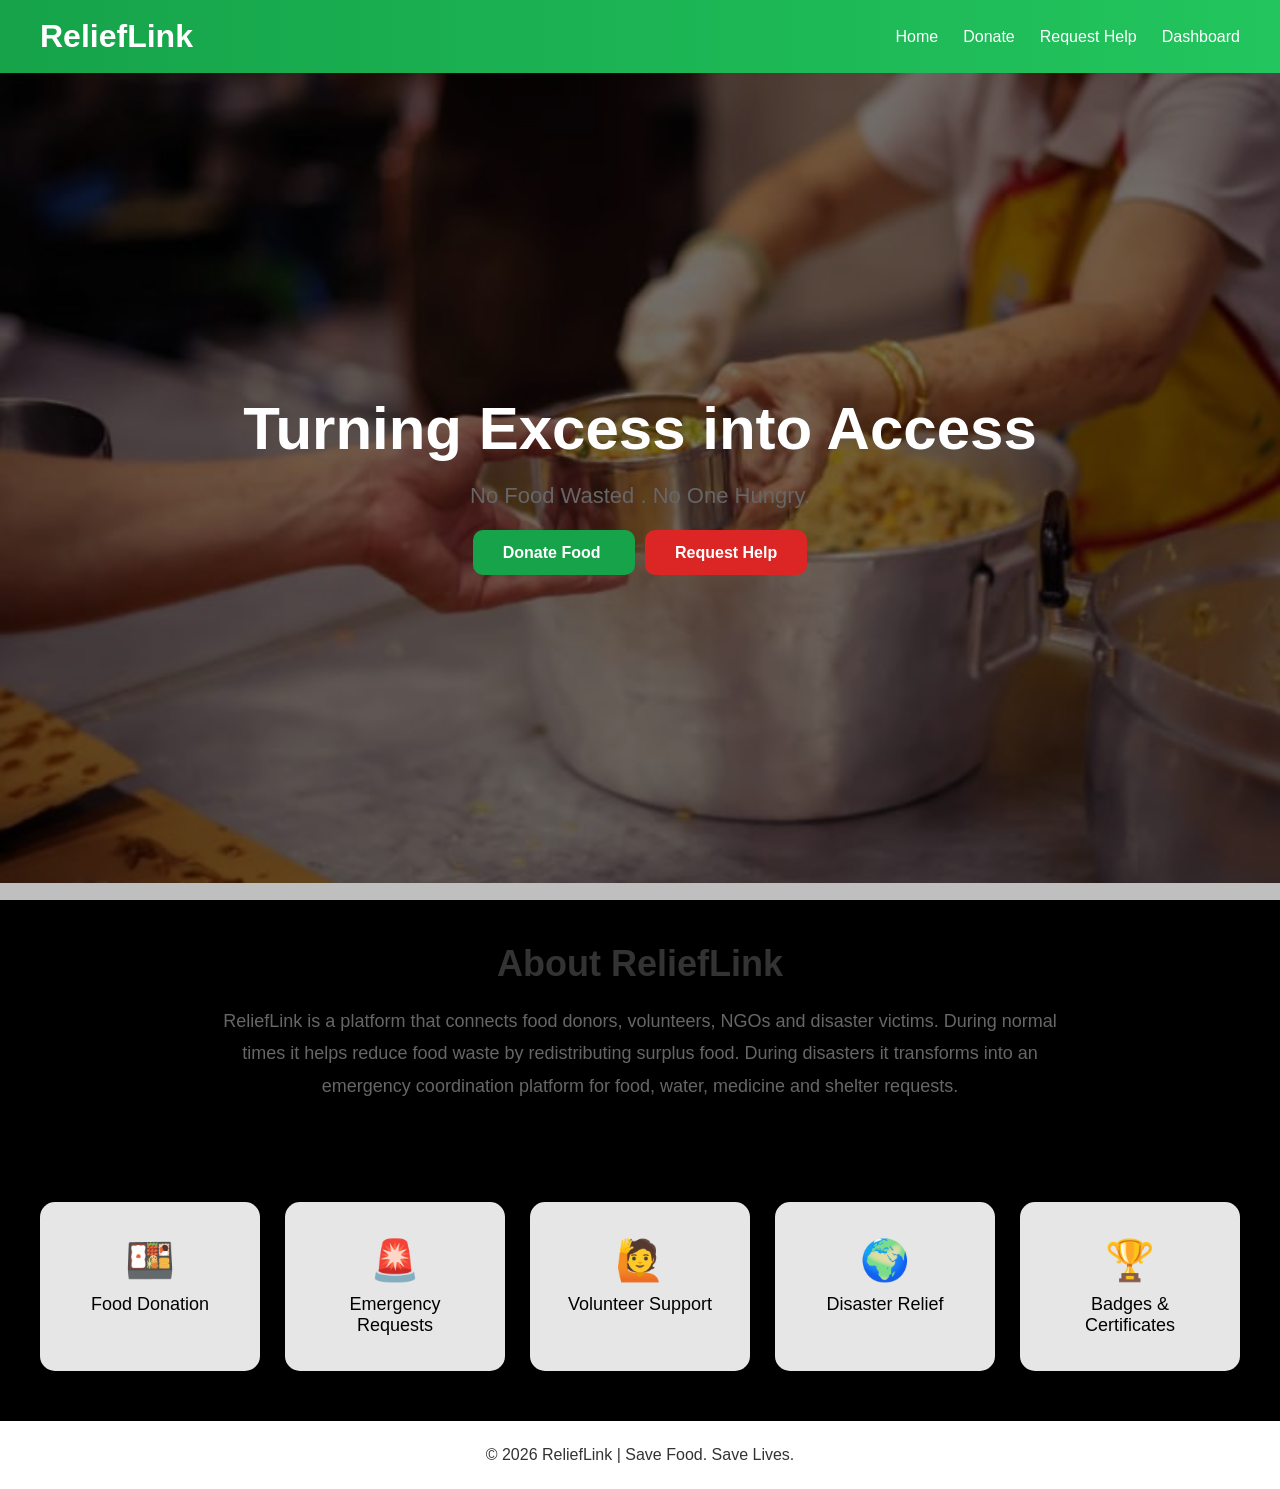
<file: index.html>
<!DOCTYPE html>
<html lang="en">

<head>
    <meta charset="UTF-8">
    <meta name="viewport" content="width=device-width, initial-scale=1.0">
    <title>ReliefLink - Turning Excess into Access</title>
    <link rel="stylesheet" href="style.css">
</head>

<body>

    <!-- NAVBAR -->

    <nav>
        <h2>ReliefLink</h2>

        <ul>
            <li><a href="index.html">Home</a></li>
            <li><a href="donate.html">Donate</a></li>
            <li><a href="request.html">Request Help</a></li>
            <li><a href="dashboard.html">Dashboard</a></li>
        </ul>
    </nav>

    <!-- HERO SECTION -->

    <section class="hero">

        <h1>Turning Excess into Access</h1>

        <p>
            No Food Wasted . No One Hungry.
        </p>

        <div class="buttons">

            <a href="donate.html" class="btn-green">
                Donate Food
            </a>

            <a href="request.html" class="btn-red">
                Request Help
            </a>

        </div>

    </section>

    <!-- ABOUT SECTION -->

    <section style="padding:60px 20px;text-align:center;max-width:900px;margin:auto;">

        <h2 style="font-size:36px;margin-bottom:20px;">
            About ReliefLink
        </h2>

        <p style="font-size:18px;color:#666;line-height:1.8;">
            ReliefLink is a platform that connects food donors,
            volunteers, NGOs and disaster victims.
            During normal times it helps reduce food waste by
            redistributing surplus food. During disasters it
            transforms into an emergency coordination platform
            for food, water, medicine and shelter requests.
        </p>

    </section>

    <!-- FEATURES -->
    <!-- STATS SECTION -->
    <section class="stats">
        <a href="donate.html" class="card feature-card">
            <h2>🍱</h2>
            <p>Food Donation</p>
        </a>
        <a href="request.html" class="card feature-card">
            <h2>🚨</h2>
            <p>Emergency Requests</p>
        </a>
        <a href="volunteer.html" class="card feature-card">
            <h2>🙋</h2>
            <p>Volunteer Support</p>
        </a>
        <a href="disaster.html" class="card feature-card">
            <h2>🌍</h2>
            <p>Disaster Relief</p>
        </a>
        <a href="badges.html" class="card feature-card">
            <h2>🏆</h2>
            <p>Badges & Certificates</p>
        </a>
    </section>
    <!-- FOOTER -->

    <footer>
        <p>
            ©️ 2026 ReliefLink | Save Food. Save Lives.
        </p>
    </footer>

</body>

</html>
</file>
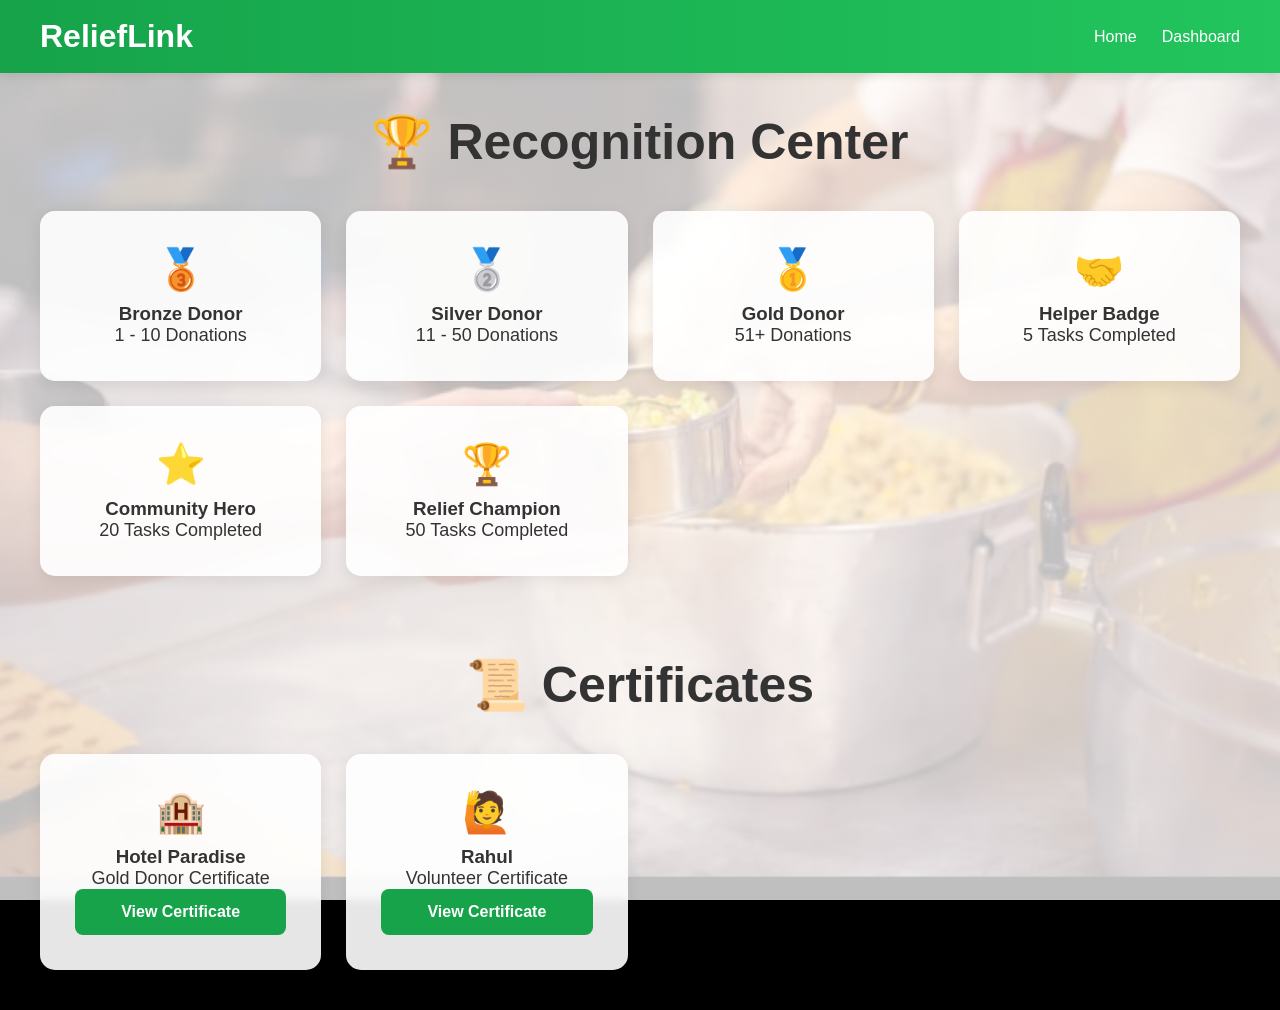
<file: badges.html>
<!DOCTYPE html>
<html lang="en">

<head>
    <meta charset="UTF-8">
    <meta name="viewport" content="width=device-width, initial-scale=1.0">
    <title>Badges & Certificates</title>
    <link rel="stylesheet" href="style.css">
</head>

<body>

    <nav>
        <h2>ReliefLink</h2>

        <ul>
            <li><a href="index.html">Home</a></li>
            <li><a href="dashboard.html">Dashboard</a></li>
        </ul>
    </nav>

    <h1 class="dashboard-title">
        🏆 Recognition Center
    </h1>

    <div class="dashboard">

        <!-- Donor Badge -->

        <div class="card">
            <h2>🥉</h2>
            <h3>Bronze Donor</h3>
            <p>1 - 10 Donations</p>
        </div>

        <div class="card">
            <h2>🥈</h2>
            <h3>Silver Donor</h3>
            <p>11 - 50 Donations</p>
        </div>

        <div class="card">
            <h2>🥇</h2>
            <h3>Gold Donor</h3>
            <p>51+ Donations</p>
        </div>

        <!-- Volunteer Badge -->

        <div class="card">
            <h2>🤝</h2>
            <h3>Helper Badge</h3>
            <p>5 Tasks Completed</p>
        </div>

        <div class="card">
            <h2>⭐</h2>
            <h3>Community Hero</h3>
            <p>20 Tasks Completed</p>
        </div>

        <div class="card">
            <h2>🏆</h2>
            <h3>Relief Champion</h3>
            <p>50 Tasks Completed</p>
        </div>

    </div>

    <h1 class="dashboard-title">
        📜 Certificates
    </h1>

    <div class="dashboard">

        <div class="card">
            <h2>🏨</h2>
            <h3>Hotel Paradise</h3>
            <p>Gold Donor Certificate</p>

            <button onclick="alert('Certificate Generated!')">
                View Certificate
            </button>
        </div>

        <div class="card">
            <h2>🙋</h2>
            <h3>Rahul</h3>
            <p>Volunteer Certificate</p>

            <button onclick="alert('Certificate Generated!')">
                View Certificate
            </button>
        </div>

    </div>

</body>

</html>
</file>
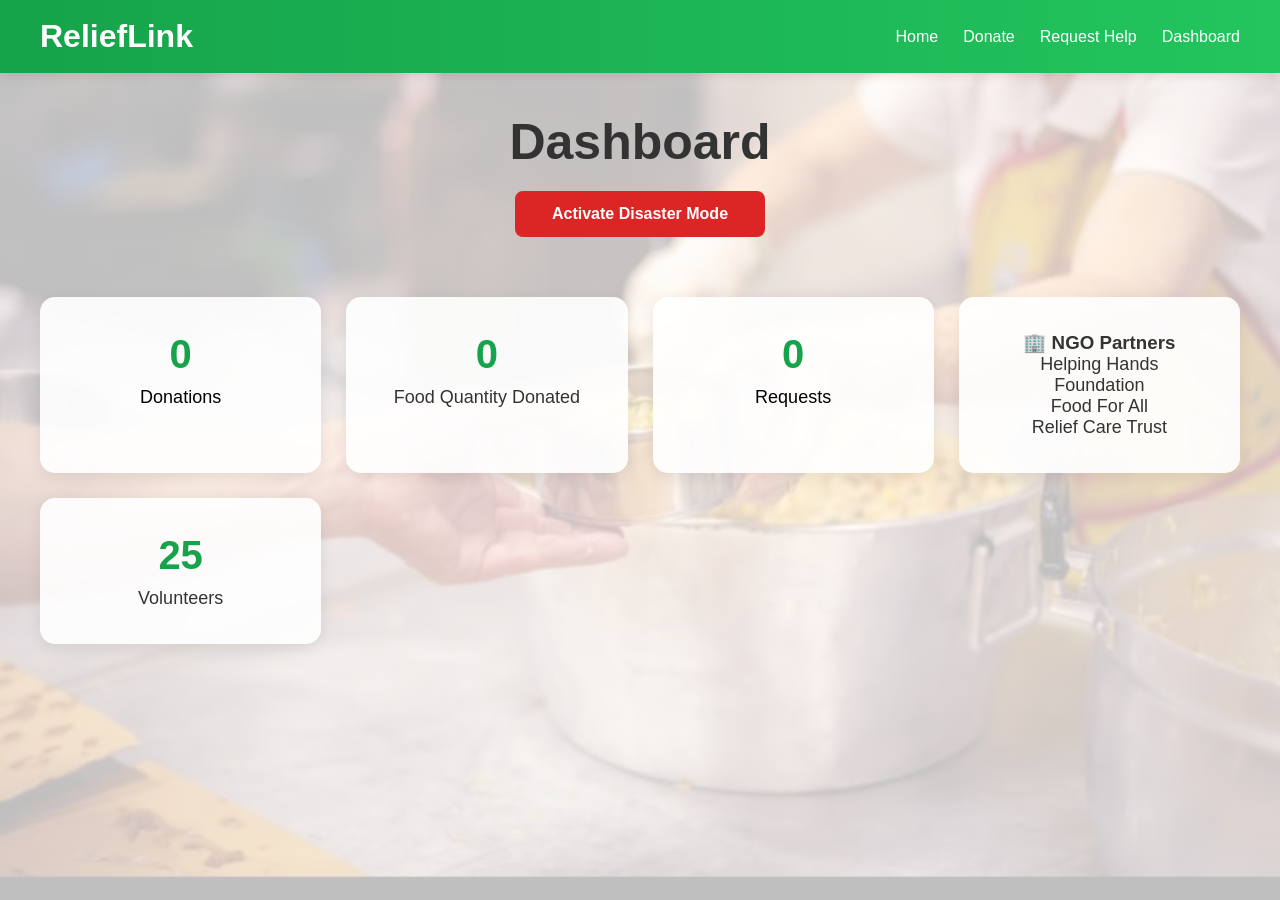
<file: dashboard.html>
<!DOCTYPE html>
<html lang="en">

<head>
    <meta charset="UTF-8">
    <meta name="viewport" content="width=device-width, initial-scale=1.0">
    <title>Dashboard</title>
    <link rel="stylesheet" href="style.css">
</head>

<body>

    <nav>
        <h2>ReliefLink</h2>

        <ul>
            <li><a href="index.html">Home</a></li>
            <li><a href="donate.html">Donate</a></li>
            <li><a href="request.html">Request Help</a></li>
            <li><a href="dashboard.html">Dashboard</a></li>
        </ul>
    </nav>

    <h1 class="dashboard-title">
        Dashboard
    </h1>
    <button onclick="toggleDisasterMode()" id="modeBtn">
        Activate Disaster Mode
    </button>

    <div class="dashboard">
        <a href="donations.html" class="card feature-card">
            <h2 id="donationCount">0</h2>
            <p>Donations</p>
        </a>
        <div class="card">
            <h2 id="mealCount">0</h2>
            <p>Food Quantity Donated</p>
        </div>


        <a href="requests.html" class="card feature-card">
            <h2 id="requestCount">0</h2>
            <p>Requests</p>
        </a>

        <div class="card">
            <h3>🏢 NGO Partners</h3>

            <p>Helping Hands Foundation</p>
            <p>Food For All</p>
            <p>Relief Care Trust</p>
        </div>

        <div class="card">
            <h2 id="volunteerCount">25</h2>
            <p>Volunteers</p>
        </div>

    </div>

    <script src="app.js"></script>

    <script>
        loadDashboard();
    </script>

</body>

</html>
</file>
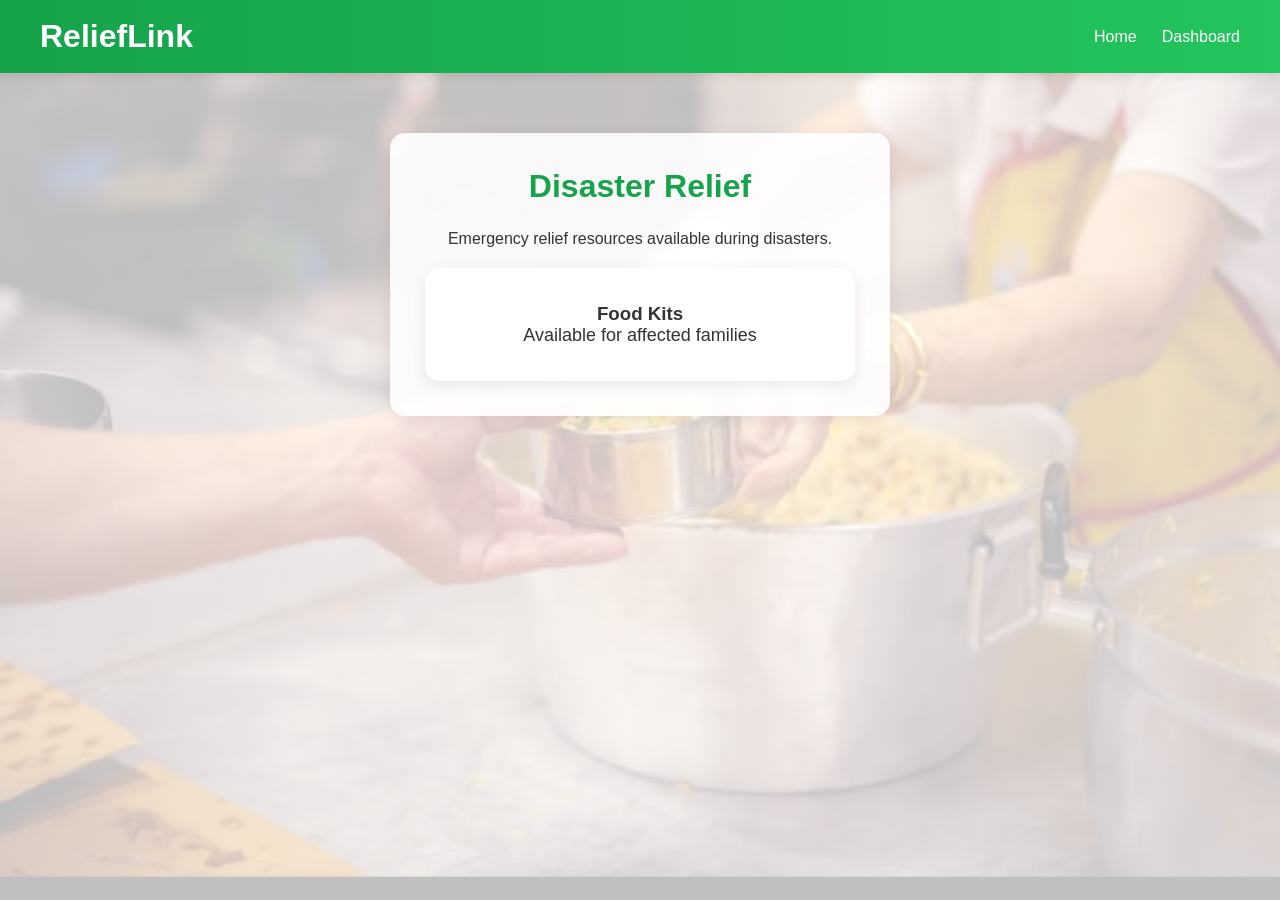
<file: disaster.html>
<!DOCTYPE html>
<html>

<head>
    <title>Disaster Relief</title>
    <link rel="stylesheet" href="style.css">
</head>

<body>

    <nav>
        <h2>ReliefLink</h2>

        <ul>
            <li><a href="index.html">Home</a></li>
            <li><a href="dashboard.html">Dashboard</a></li>
        </ul>

    </nav>

    <div class="form-container">

        <h1>Disaster Relief</h1>

        <p style="text-align:center;margin-bottom:20px;">
            Emergency relief resources available during disasters.
        </p>

        <div class="card">
            <h3>Food Kits</h3>
            <p>Available for affected families</p>
        </div>

    </div>

</body>

</html>
</file>
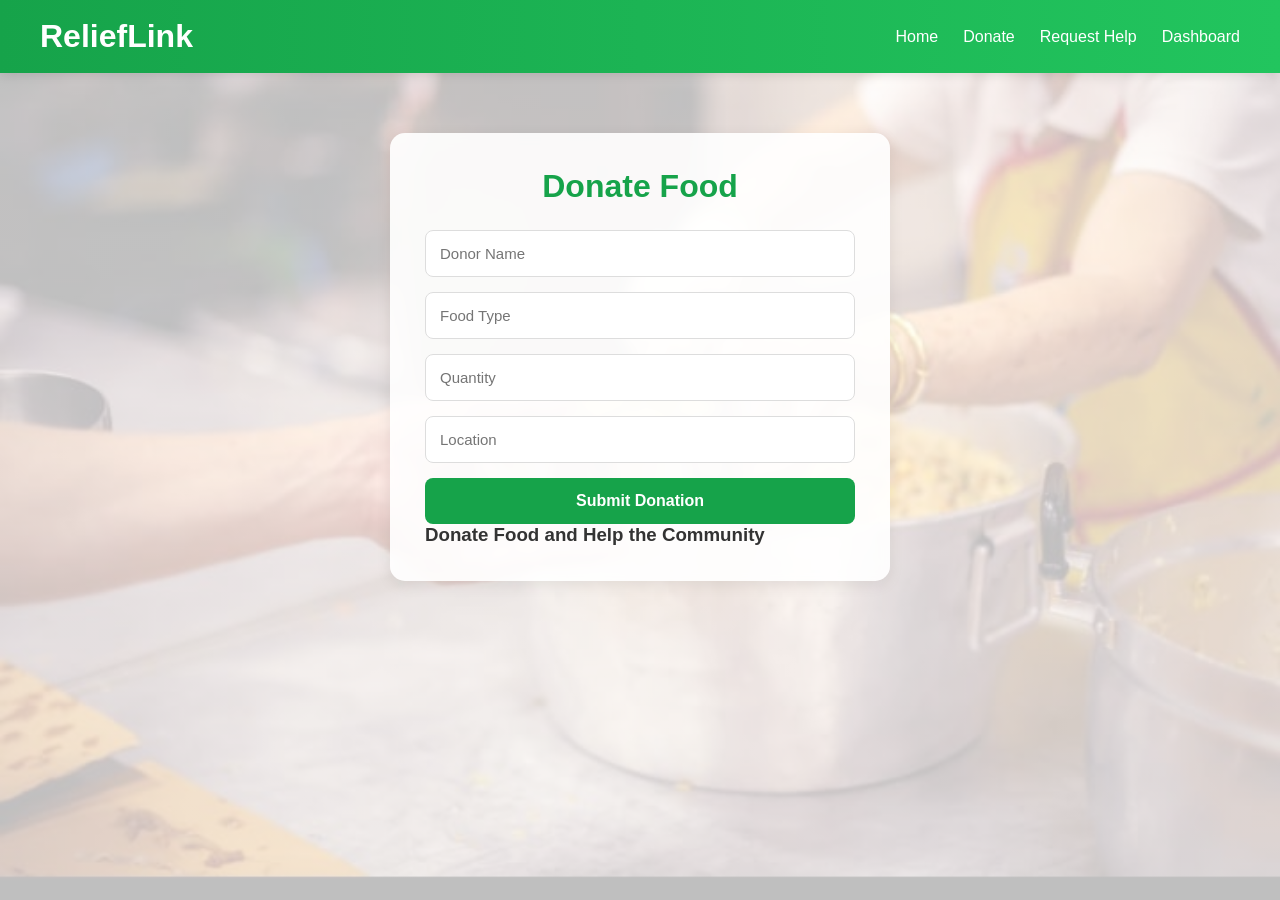
<file: donate.html>
<!DOCTYPE html>
<html lang="en">

<head>
    <meta charset="UTF-8">
    <meta name="viewport" content="width=device-width, initial-scale=1.0">
    <title>Donate Food</title>
    <link rel="stylesheet" href="style.css">
</head>

<body>

    <nav>
        <h2>ReliefLink</h2>

        <ul>
            <li><a href="index.html">Home</a></li>
            <li><a href="donate.html">Donate</a></li>
            <li><a href="request.html">Request Help</a></li>
            <li><a href="dashboard.html">Dashboard</a></li>
        </ul>
    </nav>

    <div class="form-container">

        <h1>Donate Food</h1>

        <form id="donationForm" onsubmit="saveDonation(event)">

            <input id="donor" type="text" placeholder="Donor Name" required>

            <input id="food" type="text" placeholder="Food Type" required>

            <input id="quantity" type="text" placeholder="Quantity" required>

            <input id="location" type="text" placeholder="Location" required>

            <button type="submit">
                Submit Donation
            </button>
        <h3>Donate Food and Help the Community</h3>
        </form>

    </div>

    <script src="app.js"></script>

</body>

</html>
</file>
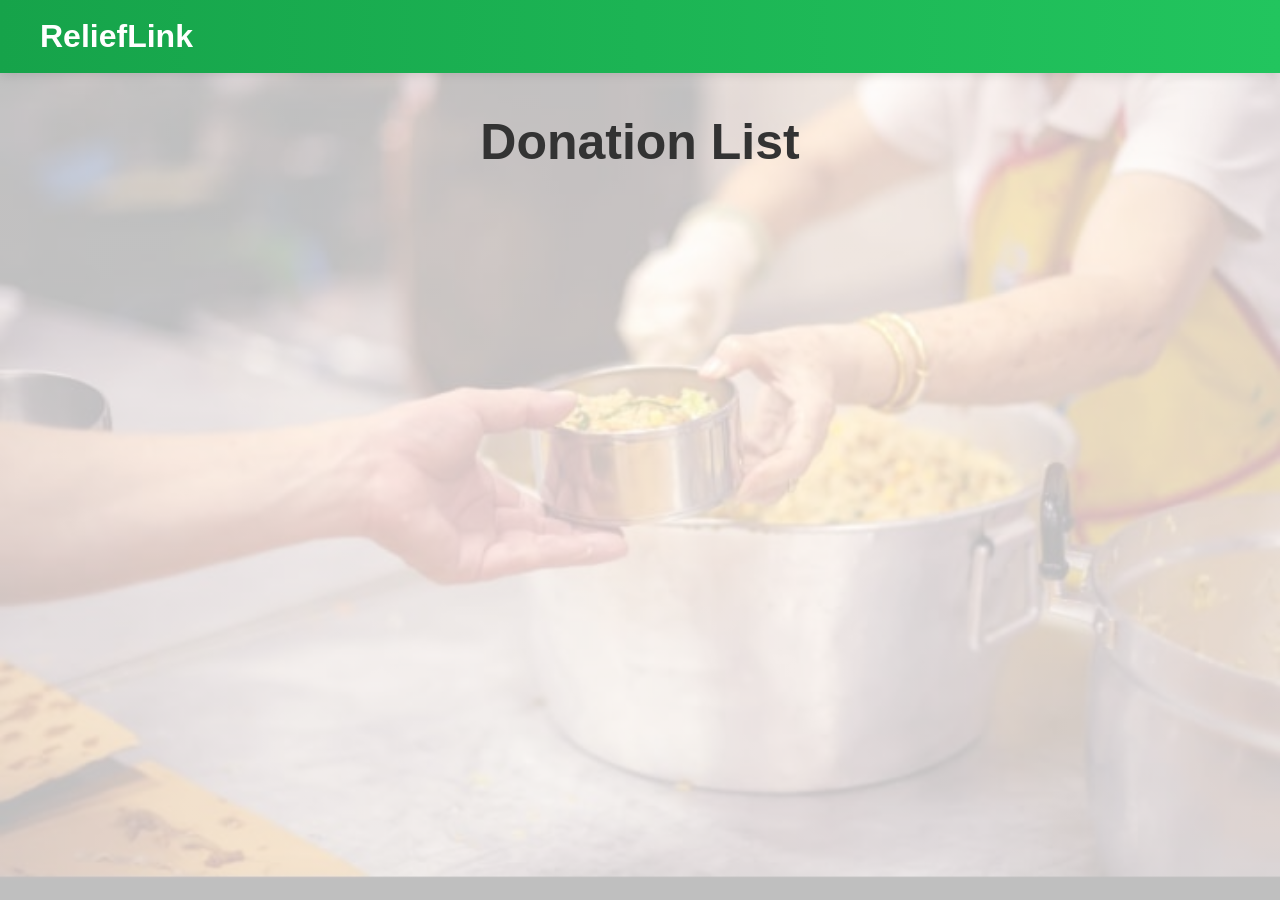
<file: donations.html>
<!DOCTYPE html>
<html>

<head>
    <title>Donation List</title>
    <link rel="stylesheet" href="style.css">
</head>

<body>

    <nav>
        <h2>ReliefLink</h2>
    </nav>

    <h1 class="dashboard-title">
        Donation List
    </h1>

    <div id="donationList" class="dashboard"></div>

    <script>

        let donations =
            JSON.parse(localStorage.getItem("donations")) || [];

        let html = "";

        donations.forEach(d => {

            html += `
<div class="card">
<h3>${d.food}</h3>
<p><b>Donor:</b> ${d.donor}</p>
<p><b>Quantity:</b> ${d.quantity}</p>
<p><b>Location:</b> ${d.location}</p>
</div>
`;

        });

        document.getElementById("donationList").innerHTML = html;

    </script>

</body>

</html>
</file>
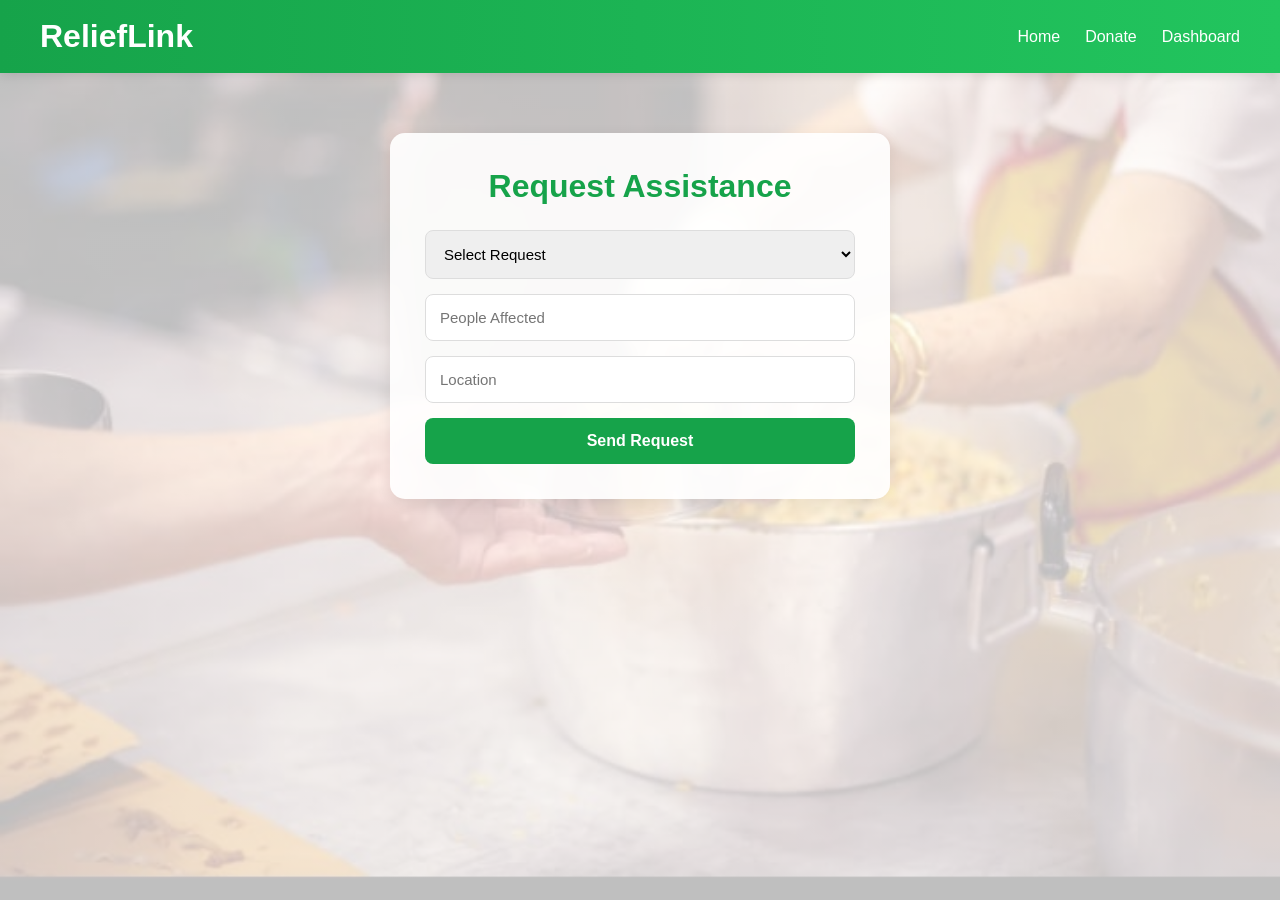
<file: request.html>
<!DOCTYPE html>
<html>

<head>
    <title>Request Help</title>
    <link rel="stylesheet" href="style.css">
</head>

<body>

    <nav>
        <h2>ReliefLink</h2>

        <ul>
            <li><a href="index.html">Home</a></li>
            <li><a href="donate.html">Donate</a></li>
            <li><a href="dashboard.html">Dashboard</a></li>
        </ul>
    </nav>

    <div class="form-container">

        <h1>Request Assistance</h1>

        <form onsubmit="saveRequest(event)">

            <select id="requestType" required>
                <option value="">Select Request</option>
                <option>Normal Food Request</option>
                <option>Disaster Relief Request</option>
            </select>

            <input type="number" id="people" placeholder="People Affected" required>

            <input type="text" id="location" placeholder="Location" required>

            <button type="submit">
                Send Request
            </button>

        </form>

    </div>

    <script src="app.js"></script>

</body>

</html>
</file>
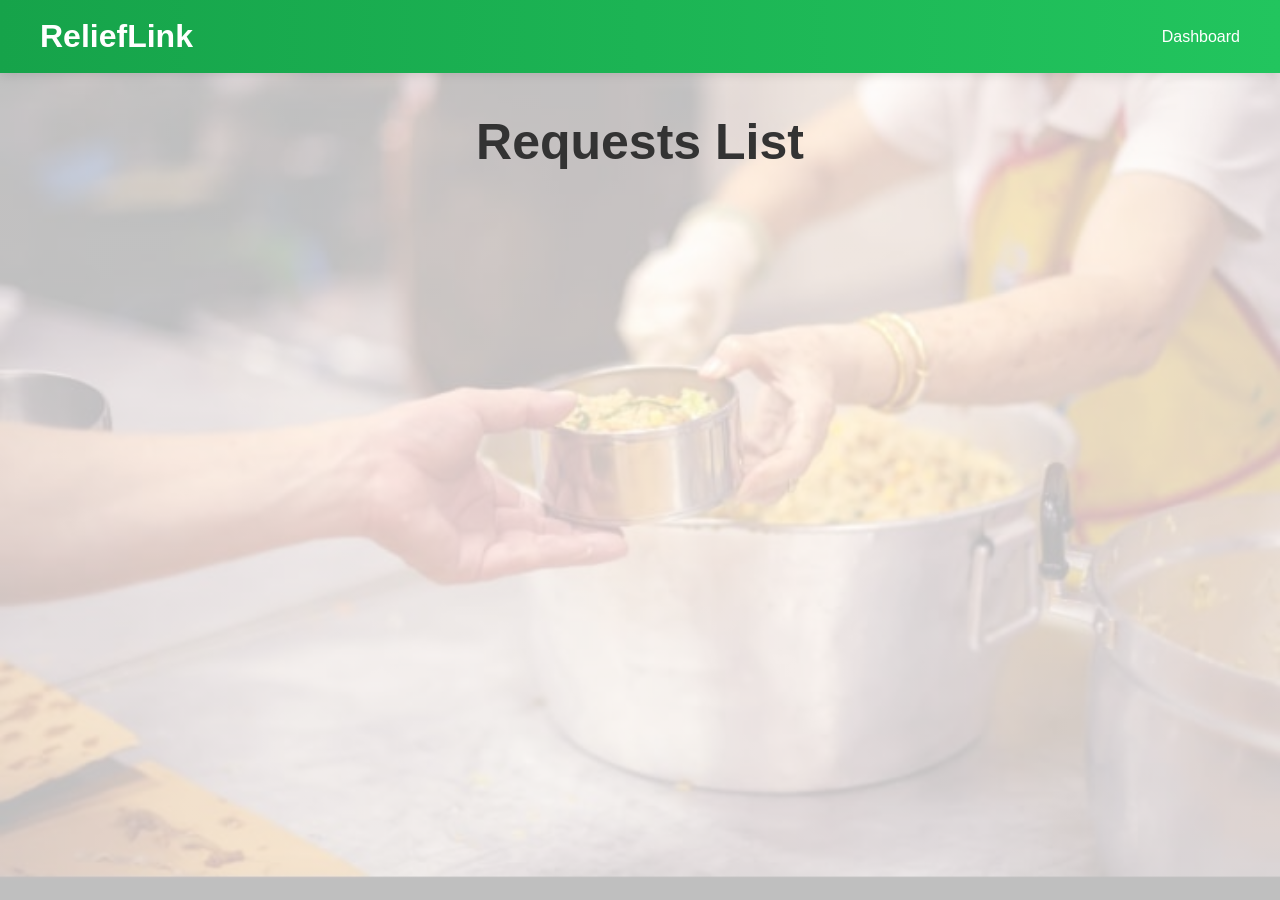
<file: requests.html>
<!DOCTYPE html>
<html>

<head>
    <title>Request List</title>
    <link rel="stylesheet" href="style.css">
</head>

<body>

    <nav>
        <h2>ReliefLink</h2>

        <ul>
            <li><a href="dashboard.html">Dashboard</a></li>
        </ul>
    </nav>

    <h1 class="dashboard-title">
        Requests List
    </h1>

    <div id="requestList" class="dashboard"></div>

    <script>

        let requests =
            JSON.parse(localStorage.getItem("requests")) || [];

        let html = "";

        requests.forEach(r => {

            html += `
<div class="card">

<h3>${r.type}</h3>

<p><b>People:</b> ${r.people}</p>

<p><b>Location:</b> ${r.location}</p>

</div>
`;

        });

        document.getElementById("requestList").innerHTML = html;

    </script>

</body>

</html>
</file>
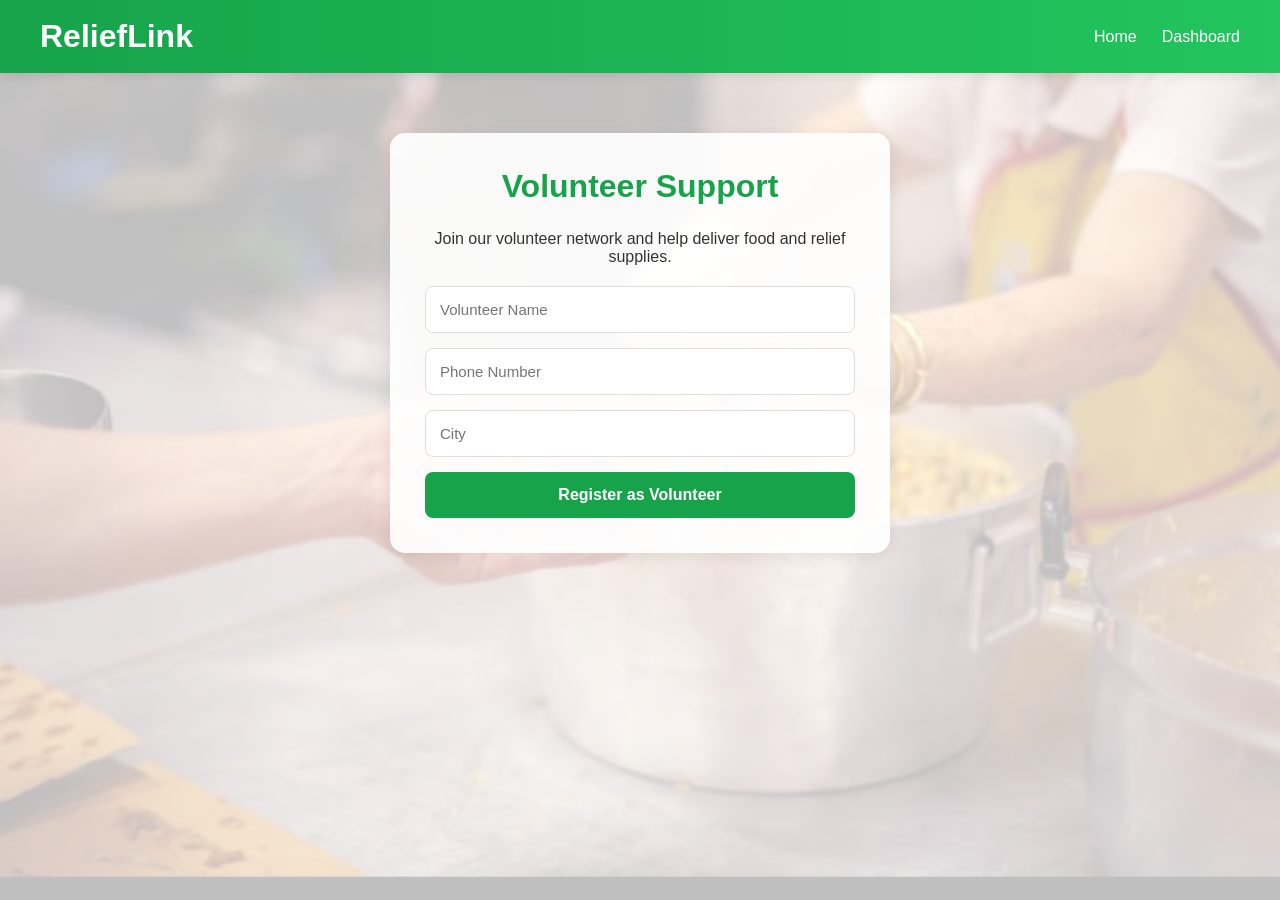
<file: volunteer.html>
<!DOCTYPE html>
<html>

<head>
    <title>Volunteer Support</title>
    <link rel="stylesheet" href="style.css">
</head>

<body>

    <nav>
        <h2>ReliefLink</h2>

        <ul>
            <li><a href="index.html">Home</a></li>
            <li><a href="dashboard.html">Dashboard</a></li>
        </ul>

    </nav>

    <div class="form-container">

        <h1>Volunteer Support</h1>

        <p style="text-align:center;margin-bottom:20px;">
            Join our volunteer network and help deliver food and relief supplies.
        </p>

        <input type="text" placeholder="Volunteer Name">

        <input type="tel" placeholder="Phone Number">

        <input type="text" placeholder="City">

        <button>
            Register as Volunteer
        </button>

    </div>

</body>

</html>
</file>
<file: style.css>
/* =========================
   GLOBAL
========================= */

* {
    margin: 0;
    padding: 0;
    box-sizing: border-box;
    font-family: 'Segoe UI', sans-serif;
}

body {
    background: #f4f7fb;
    color: #333;
}

/* =========================
   NAVBAR
========================= */

nav {
    background: linear-gradient(90deg, #16a34a, #22c55e);
    color: white;
    display: flex;
    justify-content: space-between;
    align-items: center;
    padding: 18px 40px;
    box-shadow: 0 2px 10px rgba(0, 0, 0, 0.1);
}

nav h2 {
    font-size: 32px;
    font-weight: bold;
}

nav ul {
    display: flex;
    list-style: none;
    gap: 25px;
}

nav ul li {
    list-style: none;
}

nav a {
    text-decoration: none;
    color: white;
    font-weight: 500;
    transition: 0.3s;
}

nav a:hover {
    color: #d1fae5;
}

/* =========================
   HERO SECTION
========================= */

.hero {
    text-align: center;
    padding: 100px 20px;
}

.hero h1 {
    font-size: 60px;
    margin-bottom: 20px;
}

.hero p {
    font-size: 22px;
    color: #666;
}

.buttons {
    margin-top: 35px;
}

.btn-green {
    background: #16a34a;
    color: white;
    text-decoration: none;
    padding: 14px 30px;
    border-radius: 10px;
    margin-right: 10px;
    font-weight: bold;
}

.btn-red {
    background: #dc2626;
    color: white;
    text-decoration: none;
    padding: 14px 30px;
    border-radius: 10px;
    font-weight: bold;
}

/* =========================
   STATS SECTION
========================= */

.stats {
    display: flex;
    justify-content: center;
    gap: 25px;
    margin-top: 40px;
    flex-wrap: wrap;
}

.stats .card {
    width: 220px;
}

/* =========================
   FORMS
========================= */

.form-container {
    width: 500px;
    margin: 60px auto;
    background: white;
    padding: 35px;
    border-radius: 15px;
    box-shadow: 0 4px 15px rgba(0, 0, 0, 0.08);
}

.form-container h1 {
    text-align: center;
    margin-bottom: 25px;
    color: #16a34a;
}

input,
select {
    width: 100%;
    padding: 14px;
    margin-bottom: 15px;
    border: 1px solid #ddd;
    border-radius: 8px;
    font-size: 15px;
}

button {
    width: 100%;
    padding: 14px;
    border: none;
    border-radius: 8px;
    background: #16a34a;
    color: white;
    font-size: 16px;
    font-weight: bold;
    cursor: pointer;
}

button:hover {
    background: #15803d;
}

/* =========================
   DASHBOARD
========================= */

.dashboard-title {
    text-align: center;
    margin-top: 40px;
    font-size: 50px;
}

.dashboard {
    display: grid;
    grid-template-columns: repeat(4, 1fr);
    gap: 25px;
    padding: 40px;
}

.card {
    background: white;
    padding: 35px;
    border-radius: 15px;
    text-align: center;
    box-shadow: 0 4px 15px rgba(0, 0, 0, 0.08);
    transition: 0.3s;
}

.card:hover {
    transform: translateY(-5px);
}

.card h2 {
    font-size: 40px;
    color: #16a34a;
    margin-bottom: 10px;
}

.card p {
    font-size: 18px;
}

/* =========================
   DISASTER MODE BUTTON
========================= */

#modeBtn {
    width: 250px;
    display: block;
    margin: 20px auto;
    background: #dc2626;
}

#modeBtn:hover {
    background: #b91c1c;
}

/* =========================
   DISASTER MODE
========================= */

.disaster {
    background: #fff1f2;
}

.disaster nav {
    background: linear-gradient(90deg,
            #991b1b,
            #dc2626);
}

.disaster .card h2 {
    color: #dc2626;
}

/* =========================
   FOOTER
========================= */

footer {
    text-align: center;
    padding: 25px;
    margin-top: 50px;
    background: white;
}

/* =========================
   MOBILE RESPONSIVE
========================= */

@media(max-width:768px) {

    nav {
        flex-direction: column;
        gap: 15px;
    }

    nav ul {
        flex-wrap: wrap;
        justify-content: center;
    }

    .hero h1 {
        font-size: 38px;
    }

    .hero p {
        font-size: 18px;
    }

    .form-container {
        width: 90%;
    }

    .dashboard {
        grid-template-columns: 1fr;
    }

    .stats {
        flex-direction: column;
        align-items: center;
    }
}

.feature-card {
    text-decoration: none;
    color: black;
}

.feature-card:hover {
    transform: translateY(-8px);
    cursor: pointer;
}

.feature-card {
    text-decoration: none;
    color: black;
}

.feature-card:hover {
    transform: translateY(-8px);
    cursor: pointer;
}

.feature-card {
    text-decoration: none;
    color: black;
}

.feature-card:hover {
    transform: translateY(-8px);
    cursor: pointer;
}
.hero{
    background-image: url("vaishnavi.jpeg");

    background-size: cover;
    background-position: center;
    background-repeat: no-repeat;

    min-height: 90vh;

    display: flex;
    flex-direction: column;
    justify-content: center;
    align-items: center;

    text-align: center;

    color: white;

    position: relative;
}

.hero::before{
    content: "";
    position: absolute;

    top: 0;
    left: 0;

    width: 100%;
    height: 100%;

    background: rgba(0,0,0,0.55);
}

.hero h1,
.hero p,
.hero .buttons{
    position: relative;
    z-index: 1;
}

body{
    background:
    linear-gradient(
        rgba(255,255,255,0.75),
        rgba(255,255,255,0.75)
    ),
    url("vaishnavi.jpeg");

    background-size: cover;
    background-position: center;
    background-repeat: no-repeat;
    background-attachment: fixed;
}
.form-container,
.card{
    background: rgba(255,255,255,0.9);

    backdrop-filter: blur(5px);

    border-radius: 15px;
}
</file>
